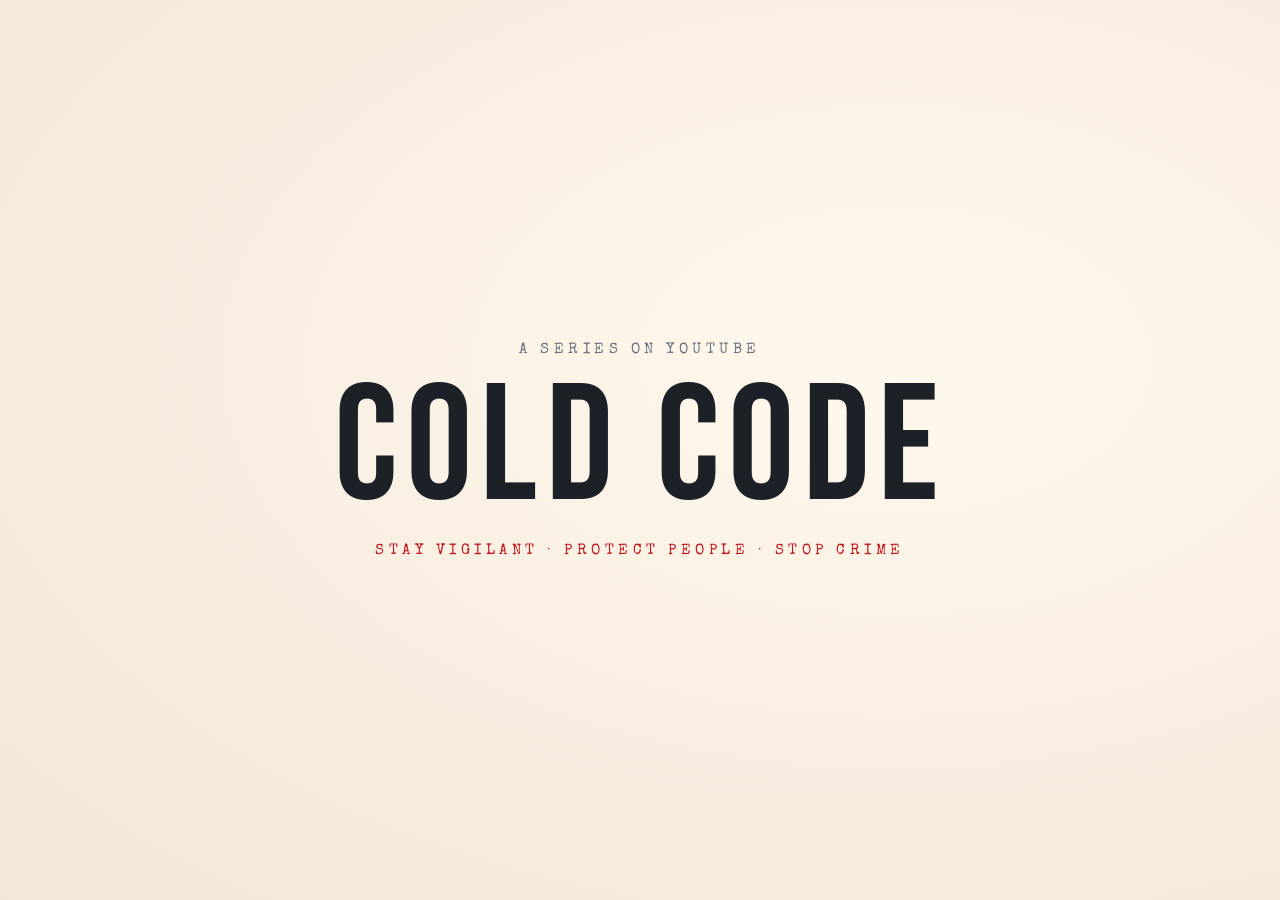
<file: index.html>
<!DOCTYPE html>
<html lang="en">
<head>
  <meta charset="UTF-8" />
  <meta name="viewport" content="width=device-width, initial-scale=1.0" />
  <title>COLD CODE — Real Crime Stories, Solved by Technology · A YouTube Series</title>
  <meta name="description" content="COLD CODE is an entertainment series on YouTube about real crime stories solved by technology. In English, Hindi and Spanish." />
  <meta property="og:title" content="COLD CODE — Real crime stories, solved by technology" />
  <meta property="og:description" content="An entertainment series on YouTube. Stay vigilant. Protect people. Stop crime." />
  <meta property="og:image" content="assets/img/og-cover.jpg" />
  <meta name="theme-color" content="#f6efe4" />
  <link rel="preload" as="image" href="assets/img/morning.webp" type="image/webp" />
  <link rel="preconnect" href="https://fonts.googleapis.com" />
  <link rel="preconnect" href="https://fonts.gstatic.com" crossorigin />
  <link href="https://fonts.googleapis.com/css2?family=Bebas+Neue&family=Special+Elite&family=IBM+Plex+Mono:wght@400;600&family=Noto+Sans+Devanagari:wght@400;600;700&display=swap" rel="stylesheet" />
  <link rel="stylesheet" href="assets/css/style.css" />
</head>
<body class="home">

  <!-- ░░ INTRO: the fog lifts ░░ -->
  <div id="intro" aria-hidden="true">
    <p class="intro-pre" data-i18n="intro_pre">A series on YouTube</p>
    <div class="intro-logo">COLD CODE</div>
    <p class="intro-post" data-i18n="intro_post">Stay vigilant · Protect people · Stop crime</p>
  </div>

  <!-- ░░ BACKGROUND: misty morning ░░ -->
  <div class="scene" aria-hidden="true">
    <div class="scene-img"></div>
    <div class="sun"></div>
    <div class="fog fog-1"></div>
    <div class="fog fog-2"></div>
    <div class="fog fog-3"></div>
    <div class="wash"></div>
    <div class="glow" id="glow"></div>
    <canvas id="grain"></canvas>
  </div>

  <div class="app">
    <!-- ░░ TOP BAR ░░ -->
    <header class="bar">
      <a href="./" class="logo"><span class="yt-icon" aria-hidden="true"></span>COLD<b>CODE</b></a>
      <nav class="bar-nav">
        <button class="link" data-panel="about" data-i18n="nav_about">About</button>
        <a class="link" href="terms.html" data-i18n="nav_terms">Terms</a>
        <div class="lang-switch" role="group" aria-label="Language">
          <button data-lang="en" class="active">EN</button>
          <button data-lang="hi">हिं</button>
        </div>
        <a class="btn-sub" id="subscribeBtn" href="#" target="_blank" rel="noopener"><span class="yt-icon" aria-hidden="true"></span><span data-i18n="subscribe">Subscribe</span></a>
      </nav>
    </header>

    <!-- ░░ MAIN STAGE ░░ -->
    <main class="stage">
      <section class="hero">
        <p class="badge rise" style="--d:.1s"><span class="yt-icon" aria-hidden="true"></span><span data-i18n="badge">An entertainment series on YouTube · English · हिन्दी · Español</span></p>
        <h1 class="title rise" style="--d:.2s"><span>COLD</span> <span>CODE</span></h1>
        <p class="tagline rise" style="--d:.35s" id="tagline"></p>
        <p class="desc rise" style="--d:.45s" data-i18n="hero_desc">True cases that stayed unsolved for years, until technology found the answer. Told to keep us vigilant against crime around us, protect the people we care about and help stop crime.</p>
        <ul class="motto rise" style="--d:.55s">
          <li><b>01</b><span data-i18n="m1_t">Stay vigilant</span></li>
          <li><b>02</b><span data-i18n="m2_t">Protect people</span></li>
          <li><b>03</b><span data-i18n="m3_t">Stop crime</span></li>
        </ul>
        <p class="never rise" style="--d:.65s" data-i18n="never">These stories have one purpose: to keep us vigilant against the crimes happening around us, to protect people and to help stop crime. Never to misuse technology.</p>
      </section>

      <section class="feature rise" style="--d:.4s" id="feature" aria-live="polite"></section>
    </main>

    <!-- ░░ EPISODE RAIL ░░ -->
    <section class="rail-wrap rise" style="--d:.7s">
      <p class="rail-label" data-i18n="episodes_title">Episodes</p>
      <div class="rail" id="rail"></div>
    </section>

    <!-- ░░ FOOT LINE ░░ -->
    <footer class="foot">
      <p data-i18n="foot_short">An independent entertainment series on YouTube. Not affiliated with any government department, agency or organization.</p>
      <p><a href="terms.html" data-i18n="nav_terms">Terms</a> · © <span id="year"></span> Sanket Manohar Studio</p>
    </footer>
  </div>

  <!-- ░░ ABOUT PANEL ░░ -->
  <div class="panel" id="panel-about" hidden>
    <div class="panel-backdrop" data-close></div>
    <article class="panel-card" role="dialog" aria-modal="true" aria-labelledby="aboutTitle">
      <button class="panel-close" data-close aria-label="Close">✕</button>
      <p class="kicker" data-i18n="about_kicker">ABOUT THE SERIES</p>
      <h2 id="aboutTitle" data-i18n="about_title">What is COLD CODE?</h2>
      <p data-i18n="about_p1"></p>
      <p data-i18n="about_p2"></p>
      <div class="motto-cards">
        <div><b>01</b><strong data-i18n="m1_t">Stay vigilant</strong><span data-i18n="m1_d"></span></div>
        <div><b>02</b><strong data-i18n="m2_t">Protect people</strong><span data-i18n="m2_d"></span></div>
        <div><b>03</b><strong data-i18n="m3_t">Stop crime</strong><span data-i18n="m3_d"></span></div>
      </div>
      <p class="panel-dis" data-i18n="disclaimer"></p>
      <a class="btn btn-red" id="aboutYoutube" href="#" target="_blank" rel="noopener" data-i18n="about_cta">▶ Watch on YouTube</a>
    </article>
  </div>

  <script src="assets/js/app.js"></script>
</body>
</html>
</file>
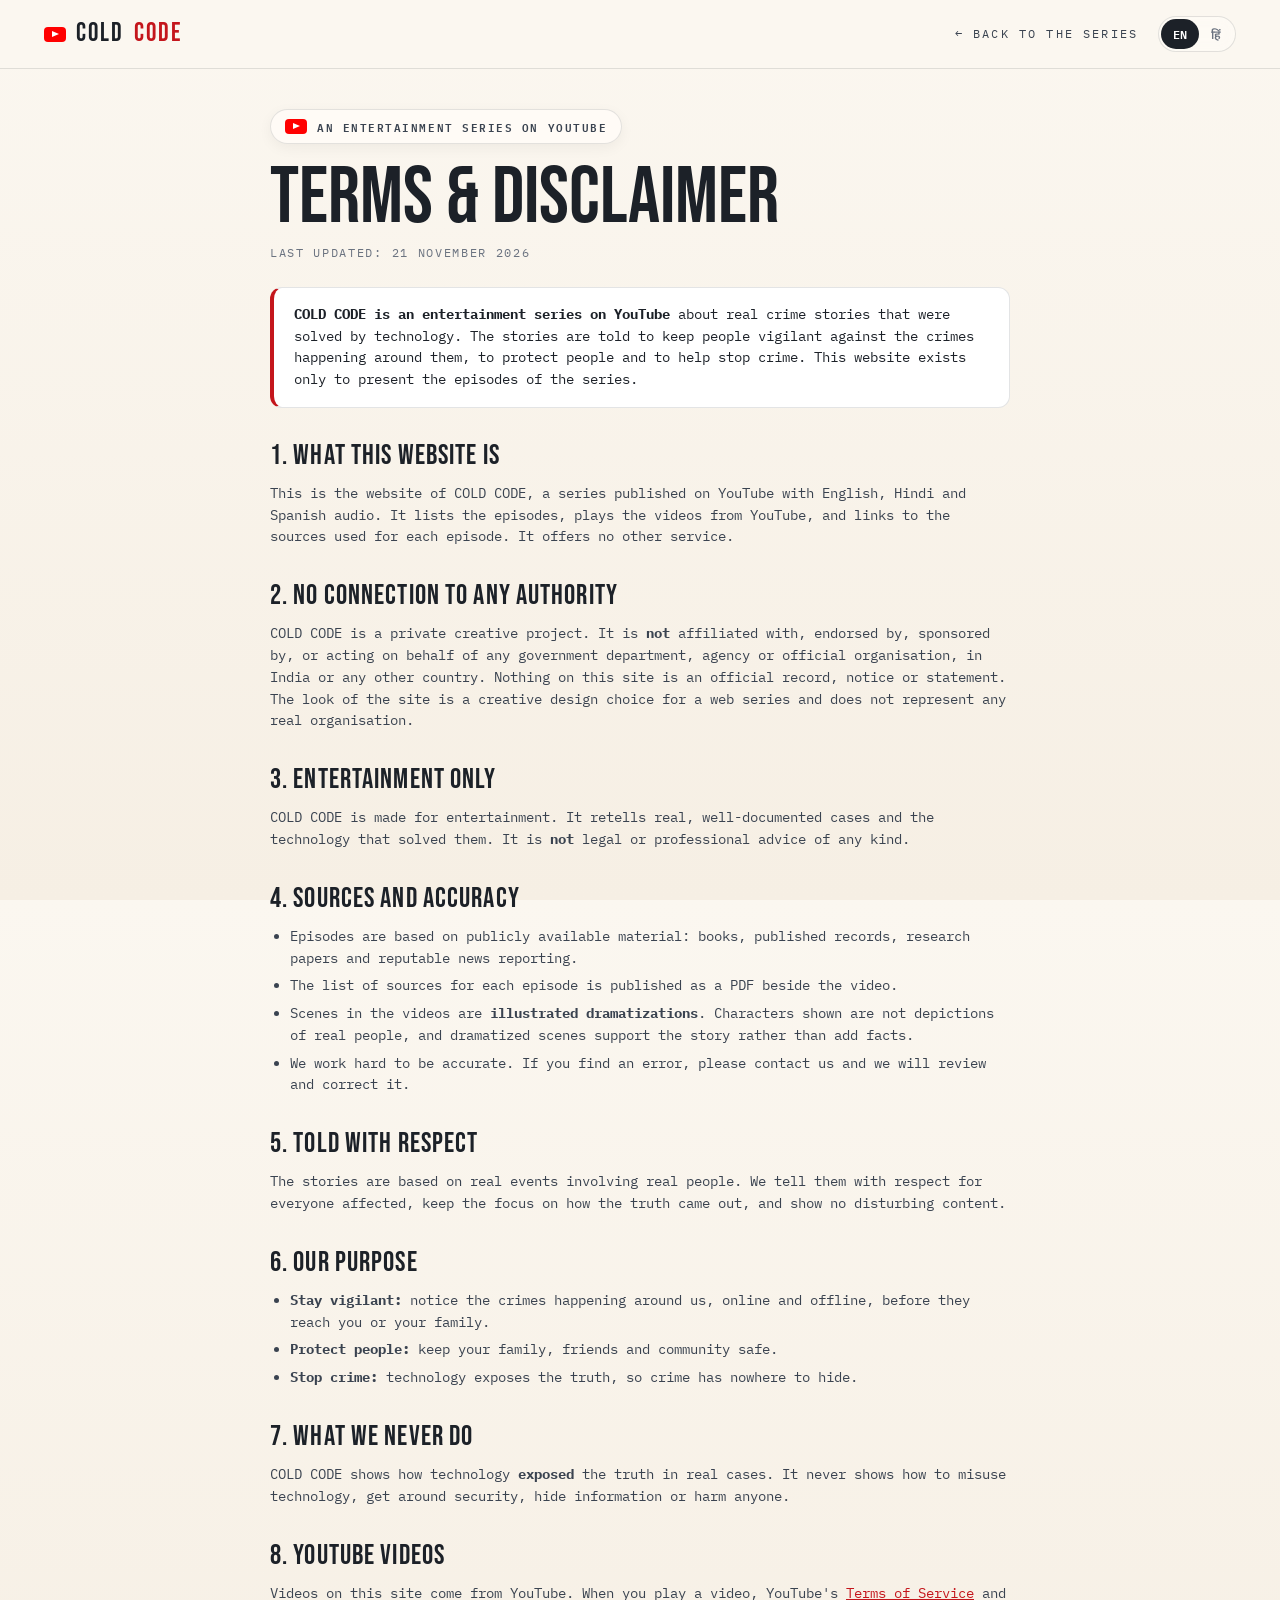
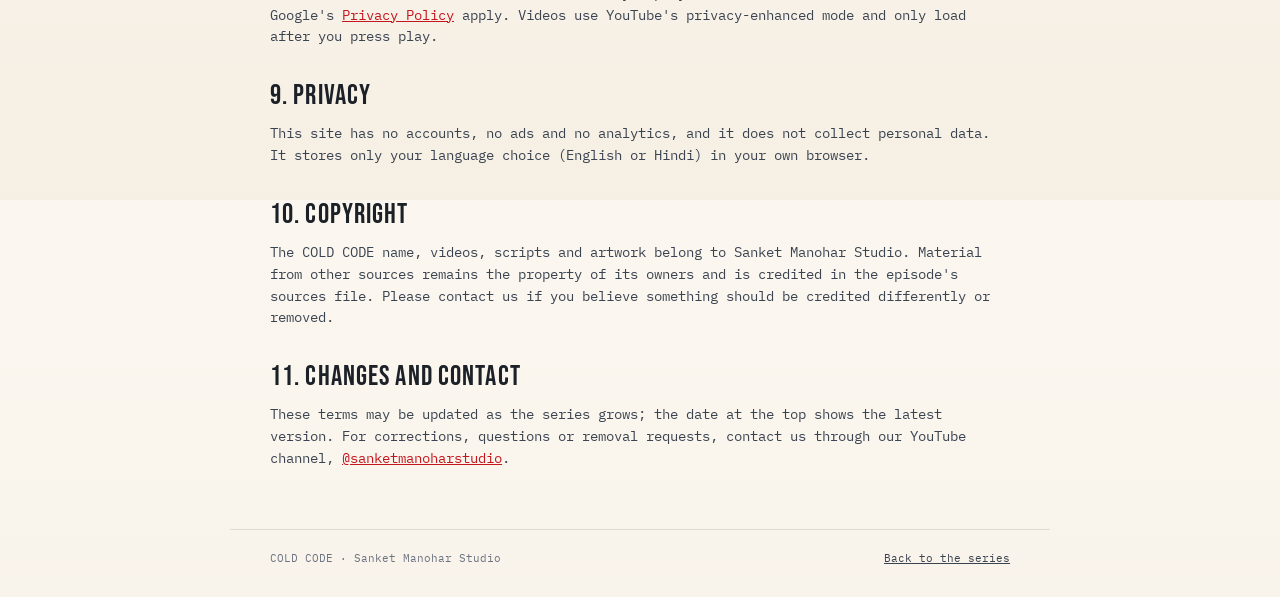
<file: terms.html>
<!DOCTYPE html>
<html lang="en">
<head>
  <meta charset="UTF-8" />
  <meta name="viewport" content="width=device-width, initial-scale=1.0" />
  <title>Terms &amp; Disclaimer — COLD CODE</title>
  <meta name="description" content="Terms and disclaimer for COLD CODE, an entertainment series on YouTube about real crime stories solved by technology." />
  <meta name="theme-color" content="#f6efe4" />
  <link rel="preconnect" href="https://fonts.googleapis.com" />
  <link rel="preconnect" href="https://fonts.gstatic.com" crossorigin />
  <link href="https://fonts.googleapis.com/css2?family=Bebas+Neue&family=Special+Elite&family=IBM+Plex+Mono:wght@400;600&family=Noto+Sans+Devanagari:wght@400;600;700&display=swap" rel="stylesheet" />
  <link rel="stylesheet" href="assets/css/style.css" />
</head>
<body class="page">

  <header class="bar">
    <a href="./" class="logo"><span class="yt-icon" aria-hidden="true"></span>COLD<b>CODE</b></a>
    <nav class="bar-nav">
      <a class="link" href="./"><span lang="en">← Back to the series</span><span lang="hi">← सीरीज़ पर वापस</span></a>
      <div class="lang-switch" role="group" aria-label="Language">
        <button data-lang="en" class="active">EN</button>
        <button data-lang="hi">हिं</button>
      </div>
    </nav>
  </header>

  <main class="terms">

    <!-- ════════ ENGLISH ════════ -->
    <article lang="en">
      <p class="badge"><span class="yt-icon" aria-hidden="true"></span>An entertainment series on YouTube</p>
      <h1>Terms &amp; Disclaimer</h1>
      <p class="updated">LAST UPDATED: 21 NOVEMBER 2026</p>

      <div class="notice">
        <strong>COLD CODE is an entertainment series on YouTube</strong> about real crime stories that were solved by technology. The stories are told to keep people vigilant against the crimes happening around them, to protect people and to help stop crime. This website exists only to present the episodes of the series.
      </div>

      <h2>1. What this website is</h2>
      <p>This is the website of COLD CODE, a series published on YouTube with English, Hindi and Spanish audio. It lists the episodes, plays the videos from YouTube, and links to the sources used for each episode. It offers no other service.</p>

      <h2>2. No connection to any authority</h2>
      <p>COLD CODE is a private creative project. It is <strong>not</strong> affiliated with, endorsed by, sponsored by, or acting on behalf of any government department, agency or official organisation, in India or any other country. Nothing on this site is an official record, notice or statement. The look of the site is a creative design choice for a web series and does not represent any real organisation.</p>

      <h2>3. Entertainment only</h2>
      <p>COLD CODE is made for entertainment. It retells real, well-documented cases and the technology that solved them. It is <strong>not</strong> legal or professional advice of any kind.</p>

      <h2>4. Sources and accuracy</h2>
      <ul>
        <li>Episodes are based on publicly available material: books, published records, research papers and reputable news reporting.</li>
        <li>The list of sources for each episode is published as a PDF beside the video.</li>
        <li>Scenes in the videos are <strong>illustrated dramatizations</strong>. Characters shown are not depictions of real people, and dramatized scenes support the story rather than add facts.</li>
        <li>We work hard to be accurate. If you find an error, please contact us and we will review and correct it.</li>
      </ul>

      <h2>5. Told with respect</h2>
      <p>The stories are based on real events involving real people. We tell them with respect for everyone affected, keep the focus on how the truth came out, and show no disturbing content.</p>

      <h2>6. Our purpose</h2>
      <ul>
        <li><strong>Stay vigilant:</strong> notice the crimes happening around us, online and offline, before they reach you or your family.</li>
        <li><strong>Protect people:</strong> keep your family, friends and community safe.</li>
        <li><strong>Stop crime:</strong> technology exposes the truth, so crime has nowhere to hide.</li>
      </ul>

      <h2>7. What we never do</h2>
      <p>COLD CODE shows how technology <strong>exposed</strong> the truth in real cases. It never shows how to misuse technology, get around security, hide information or harm anyone.</p>

      <h2>8. YouTube videos</h2>
      <p>Videos on this site come from YouTube. When you play a video, YouTube's <a href="https://www.youtube.com/t/terms" target="_blank" rel="noopener">Terms of Service</a> and Google's <a href="https://policies.google.com/privacy" target="_blank" rel="noopener">Privacy Policy</a> apply. Videos use YouTube's privacy-enhanced mode and only load after you press play.</p>

      <h2>9. Privacy</h2>
      <p>This site has no accounts, no ads and no analytics, and it does not collect personal data. It stores only your language choice (English or Hindi) in your own browser.</p>

      <h2>10. Copyright</h2>
      <p>The COLD CODE name, videos, scripts and artwork belong to Sanket Manohar Studio. Material from other sources remains the property of its owners and is credited in the episode's sources file. Please contact us if you believe something should be credited differently or removed.</p>

      <h2>11. Changes and contact</h2>
      <p>These terms may be updated as the series grows; the date at the top shows the latest version. For corrections, questions or removal requests, contact us through our YouTube channel, <a href="https://www.youtube.com/@sanketmanoharstudio" target="_blank" rel="noopener">@sanketmanoharstudio</a>.</p>
    </article>

    <!-- ════════ हिन्दी ════════ -->
    <article lang="hi">
      <p class="badge"><span class="yt-icon" aria-hidden="true"></span>YouTube पर एक मनोरंजन सीरीज़</p>
      <h1>नियम, शर्तें और अस्वीकरण</h1>
      <p class="updated">अंतिम अपडेट: 21 नवंबर 2026</p>

      <div class="notice">
        <strong>COLD CODE, YouTube पर एक मनोरंजन सीरीज़ है</strong>, उन असली अपराध कहानियों के बारे में जिन्हें टेक्नोलॉजी ने सुलझाया। ये कहानियाँ इसलिए बताई जाती हैं ताकि लोग अपने आसपास हो रहे अपराधों के प्रति सतर्क रहें, लोगों की रक्षा करें और अपराध रोकने में मदद करें। यह वेबसाइट केवल इसी सीरीज़ के एपिसोड दिखाने के लिए है।
      </div>

      <h2>1. यह वेबसाइट क्या है</h2>
      <p>यह COLD CODE की वेबसाइट है, जो YouTube पर English, हिन्दी और Spanish ऑडियो के साथ प्रकाशित एक सीरीज़ है। यहाँ एपिसोड की सूची है, YouTube के वीडियो चलते हैं, और हर एपिसोड के स्रोतों के लिंक दिए जाते हैं। इसके अलावा यह कोई और सेवा नहीं देती।</p>

      <h2>2. किसी भी सरकारी संस्था से कोई संबंध नहीं</h2>
      <p>COLD CODE एक निजी रचनात्मक प्रोजेक्ट है। इसका भारत या किसी अन्य देश के किसी भी सरकारी विभाग, एजेंसी या आधिकारिक संगठन से <strong>कोई संबंध नहीं</strong> है, न ही यह उनके द्वारा समर्थित, प्रायोजित है या उनकी ओर से काम करता है। इस साइट पर कुछ भी आधिकारिक रिकॉर्ड, सूचना या बयान नहीं है। साइट का डिज़ाइन एक वेब सीरीज़ की रचनात्मक शैली है और किसी असली संगठन को नहीं दर्शाता।</p>

      <h2>3. केवल मनोरंजन</h2>
      <p>COLD CODE मनोरंजन के लिए बनाई गई है। यह असली, अच्छी तरह दर्ज केसों और उन्हें सुलझाने वाली टेक्नोलॉजी की कहानी फिर से बताती है। यह किसी भी तरह की क़ानूनी या पेशेवर सलाह <strong>नहीं</strong> है।</p>

      <h2>4. स्रोत और सटीकता</h2>
      <ul>
        <li>एपिसोड सार्वजनिक रूप से उपलब्ध सामग्री पर आधारित हैं: किताबें, प्रकाशित रिकॉर्ड, शोध-पत्र और विश्वसनीय समाचार रिपोर्ट।</li>
        <li>हर एपिसोड के स्रोतों की सूची वीडियो के साथ PDF के रूप में प्रकाशित की जाती है।</li>
        <li>वीडियो के दृश्य <strong>चित्रित नाटकीय रूपांतरण</strong> हैं। दिखाए गए पात्र असली लोगों का चित्रण नहीं हैं, और ये दृश्य कहानी का साथ देते हैं, नए तथ्य नहीं जोड़ते।</li>
        <li>हम सटीक रहने की पूरी कोशिश करते हैं। अगर आपको कोई ग़लती मिले, तो हमसे संपर्क करें; हम उसकी समीक्षा करके सुधार करेंगे।</li>
      </ul>

      <h2>5. सम्मान के साथ</h2>
      <p>ये कहानियाँ असली लोगों से जुड़ी असली घटनाओं पर आधारित हैं। हम इन्हें सभी प्रभावित लोगों के प्रति सम्मान के साथ बताते हैं, ध्यान इस पर रखते हैं कि सच कैसे सामने आया, और कोई विचलित करने वाली सामग्री नहीं दिखाते।</p>

      <h2>6. हमारा मक़सद</h2>
      <ul>
        <li><strong>सतर्क रहिए:</strong> अपने आसपास, ऑनलाइन और ऑफ़लाइन, हो रहे अपराधों को पहचानिए, इससे पहले कि वो आप या आपके परिवार तक पहुँचें।</li>
        <li><strong>लोगों की रक्षा कीजिए:</strong> अपने परिवार, दोस्तों और समाज को सुरक्षित रखिए।</li>
        <li><strong>अपराध रोकिए:</strong> टेक्नोलॉजी सच सामने ले आती है, ताकि अपराध कहीं छिप न सके।</li>
      </ul>

      <h2>7. हम क्या कभी नहीं करते</h2>
      <p>COLD CODE दिखाती है कि असली केसों में टेक्नोलॉजी ने सच को <strong>कैसे सामने लाया</strong>। यह कभी नहीं दिखाती कि टेक्नोलॉजी का ग़लत इस्तेमाल कैसे करें, सुरक्षा कैसे तोड़ें, जानकारी कैसे छिपाएँ या किसी को नुकसान कैसे पहुँचाएँ।</p>

      <h2>8. YouTube वीडियो</h2>
      <p>इस साइट के वीडियो YouTube से आते हैं। वीडियो चलाने पर YouTube की <a href="https://www.youtube.com/t/terms" target="_blank" rel="noopener">सेवा की शर्तें</a> और Google की <a href="https://policies.google.com/privacy" target="_blank" rel="noopener">गोपनीयता नीति</a> लागू होती हैं। वीडियो YouTube के प्राइवेसी-एन्हांस्ड मोड में चलते हैं और केवल प्ले दबाने पर ही लोड होते हैं।</p>

      <h2>9. गोपनीयता</h2>
      <p>इस साइट पर कोई अकाउंट, विज्ञापन या एनालिटिक्स नहीं है, और यह कोई निजी जानकारी इकट्ठा नहीं करती। यह केवल आपकी भाषा की पसंद (English या हिन्दी) आपके अपने ब्राउज़र में सेव करती है।</p>

      <h2>10. कॉपीराइट</h2>
      <p>COLD CODE नाम, वीडियो, स्क्रिप्ट और आर्टवर्क Sanket Manohar Studio के हैं। अन्य स्रोतों की सामग्री उनके मालिकों की है और एपिसोड की स्रोत फ़ाइल में उसका श्रेय दिया गया है। अगर आपको लगता है कि किसी सामग्री का श्रेय अलग तरह से दिया जाना चाहिए या उसे हटाया जाना चाहिए, तो हमसे संपर्क करें।</p>

      <h2>11. बदलाव और संपर्क</h2>
      <p>सीरीज़ के बढ़ने के साथ ये नियम अपडेट हो सकते हैं; ऊपर दी गई तारीख़ नवीनतम संस्करण दिखाती है। सुधार, सवाल या सामग्री हटाने के अनुरोध के लिए हमारे YouTube चैनल <a href="https://www.youtube.com/@sanketmanoharstudio" target="_blank" rel="noopener">@sanketmanoharstudio</a> के ज़रिए संपर्क करें।</p>
    </article>
  </main>

  <footer class="foot">
    <p>COLD CODE · Sanket Manohar Studio</p>
    <p><a href="./"><span lang="en">Back to the series</span><span lang="hi">सीरीज़ पर वापस</span></a></p>
  </footer>

  <script>
    (function () {
      var get = function (k) { try { return localStorage.getItem(k); } catch (e) { return null; } };
      var set = function (k, v) { try { localStorage.setItem(k, v); } catch (e) {} };
      function apply(l) {
        document.documentElement.lang = l;
        document.body.classList.toggle("lang-hi", l === "hi");
        document.querySelectorAll(".lang-switch button").forEach(function (b) { b.classList.toggle("active", b.dataset.lang === l); });
        document.querySelectorAll(".bar [lang], .foot [lang]").forEach(function (s) { s.style.display = s.getAttribute("lang") === l ? "" : "none"; });
        set("cc_lang", l);
      }
      document.querySelectorAll(".lang-switch button").forEach(function (b) { b.addEventListener("click", function () { apply(b.dataset.lang); }); });
      apply(get("cc_lang") === "hi" ? "hi" : "en");
    })();
  </script>
</body>
</html>
</file>
<file: assets/css/style.css>
/* ═══════════════════════════════════════════════════════════
   COLD CODE — misty morning theme
   One screen, light and airy, with a quiet suspense.
   ═══════════════════════════════════════════════════════════ */
:root {
  --ink: #1c2128;
  --ink-2: #3a4350;
  --muted: #6b7380;
  --paper: #f6efe4;
  --glass: rgba(255, 252, 247, .62);
  --glass-strong: rgba(255, 252, 247, .86);
  --line: rgba(28, 33, 40, .12);
  --red: #c4161c;
  --red-2: #e0262c;
  --amber: #d8892b;
  --sky: #9fb4c8;
  --f-display: "Bebas Neue", "Noto Sans Devanagari", Impact, sans-serif;
  --f-type: "Special Elite", "Noto Sans Devanagari", "Courier New", monospace;
  --f-mono: "IBM Plex Mono", "Noto Sans Devanagari", ui-monospace, monospace;
  --ease: cubic-bezier(.2, .8, .2, 1);
  --gx: 30%;
  --gy: 40%;
}

* { box-sizing: border-box; margin: 0; padding: 0; }
html, body { height: 100%; }
body {
  background: var(--paper);
  color: var(--ink);
  font-family: var(--f-mono);
  font-size: 14px;
  line-height: 1.55;
  -webkit-font-smoothing: antialiased;
}
body.lang-hi { --f-mono: "Noto Sans Devanagari", "IBM Plex Mono", sans-serif; }
a { color: inherit; }
button { font: inherit; color: inherit; }
::selection { background: var(--red); color: #fff; }

/* ── one screen, no page scroll ─────────────────────────── */
body.home { overflow: hidden; }
.app {
  position: relative; z-index: 2; height: 100vh; height: 100dvh;
  display: grid; grid-template-rows: auto 1fr auto auto;
  padding: 0 clamp(16px, 3.4vw, 56px);
}

/* ── background scene ───────────────────────────────────── */
.scene { position: fixed; inset: 0; z-index: 0; overflow: hidden; pointer-events: none; }
.scene-img {
  position: absolute; inset: -4%;
  background: url("../img/morning.jpg") center 60% / cover no-repeat;
  background-image: image-set(url("../img/morning.webp") type("image/webp"), url("../img/morning.jpg") type("image/jpeg"));
  animation: kenburns 40s ease-in-out infinite alternate;
  transform-origin: 70% 40%;
}
@keyframes kenburns { from { transform: scale(1) translate(0, 0); } to { transform: scale(1.08) translate(-1.5%, -1%); } }
.sun {
  position: absolute; left: 71.5%; top: 34%; width: 34vmin; height: 34vmin; border-radius: 50%;
  transform: translate(-50%, -50%);
  background: radial-gradient(circle, rgba(255, 236, 196, .85) 0%, rgba(255, 214, 160, .35) 30%, transparent 65%);
  mix-blend-mode: screen; animation: sun 7s ease-in-out infinite;
}
@keyframes sun { 50% { transform: translate(-50%, -50%) scale(1.15); opacity: .75; } }
.fog {
  position: absolute; left: -50%; width: 200%; height: 45%;
  background:
    radial-gradient(ellipse 30% 60% at 20% 50%, rgba(255,255,255,.75), transparent 70%),
    radial-gradient(ellipse 25% 55% at 55% 45%, rgba(255,250,244,.65), transparent 70%),
    radial-gradient(ellipse 30% 60% at 85% 55%, rgba(255,255,255,.7), transparent 70%);
  filter: blur(18px); opacity: .7;
}
.fog-1 { bottom: 4%; animation: drift 60s linear infinite; }
.fog-2 { bottom: 22%; opacity: .45; animation: drift 90s linear infinite reverse; }
.fog-3 { bottom: -12%; height: 40%; opacity: .85; animation: drift 75s linear infinite; }
@keyframes drift { from { transform: translateX(0); } to { transform: translateX(25%); } }
.wash { /* keeps the left side bright and readable */
  position: absolute; inset: 0;
  background:
    linear-gradient(90deg, rgba(250, 245, 237, .92) 0%, rgba(250, 245, 237, .72) 32%, rgba(250, 245, 237, .12) 60%, transparent 75%),
    linear-gradient(0deg, rgba(250, 245, 237, .85) 0%, transparent 28%);
}
.glow {
  position: absolute; inset: 0;
  background: radial-gradient(circle 320px at var(--gx) var(--gy), rgba(255, 228, 184, .35), transparent 70%);
  mix-blend-mode: soft-light;
}
#grain { position: absolute; inset: 0; width: 100%; height: 100%; opacity: .05; mix-blend-mode: multiply; }

/* ── intro: fog lifts ───────────────────────────────────── */
#intro {
  position: fixed; inset: 0; z-index: 50; display: grid; place-content: center; text-align: center; gap: 14px;
  background: radial-gradient(ellipse at 70% 40%, #fff8ec, #f1e7d8);
  transition: opacity 1.1s var(--ease), visibility 1.1s, filter 1.1s;
}
#intro.done { opacity: 0; visibility: hidden; filter: blur(14px); }
.intro-logo { font-family: var(--f-display); font-size: clamp(64px, 13vw, 170px); letter-spacing: .05em; line-height: .9; color: var(--ink); opacity: 0; }
.intro-pre, .intro-post { font-family: var(--f-type); font-size: clamp(11px, 1.3vw, 15px); letter-spacing: .3em; text-transform: uppercase; opacity: 0; }
.intro-pre { color: var(--muted); }
.intro-post { color: var(--red); }
#intro.play .intro-pre { animation: up .9s .1s var(--ease) forwards; }
#intro.play .intro-logo { animation: focus 1.3s .45s var(--ease) forwards; }
#intro.play .intro-post { animation: up .9s 1.3s var(--ease) forwards; }
@keyframes up { from { opacity: 0; transform: translateY(14px); letter-spacing: .55em; } to { opacity: 1; transform: none; } }
@keyframes focus { 0% { opacity: 0; filter: blur(16px); transform: scale(1.12); } 100% { opacity: 1; filter: blur(0); transform: none; } }

/* entrance for page pieces */
.rise { opacity: 0; transform: translateY(18px); filter: blur(4px); }
body.ready .rise { animation: rise .9s var(--d, 0s) var(--ease) forwards; }
@keyframes rise { to { opacity: 1; transform: none; filter: none; } }

/* ── top bar ────────────────────────────────────────────── */
.bar { display: flex; align-items: center; justify-content: space-between; gap: 16px; padding: clamp(12px, 2.2vh, 22px) 0; }
.logo { display: flex; align-items: center; gap: 10px; text-decoration: none; font-family: var(--f-display); font-size: 26px; letter-spacing: .08em; }
.logo b { color: var(--red); font-weight: 400; }
.bar-nav { display: flex; align-items: center; gap: clamp(10px, 1.6vw, 22px); }
.link { background: none; border: 0; cursor: pointer; text-decoration: none; font-size: 12px; letter-spacing: .18em; text-transform: uppercase; color: var(--ink-2); position: relative; }
.link::after { content: ""; position: absolute; left: 0; bottom: -4px; width: 0; height: 1px; background: var(--red); transition: width .3s var(--ease); }
.link:hover::after { width: 100%; }
.lang-switch { display: flex; background: var(--glass); border: 1px solid var(--line); border-radius: 999px; padding: 2px; backdrop-filter: blur(8px); }
.lang-switch button { border: 0; background: none; cursor: pointer; font: 600 12px var(--f-mono); padding: 5px 12px; border-radius: 999px; color: var(--muted); transition: .25s; }
.lang-switch button.active { background: var(--ink); color: #fff; }
.btn-sub { display: inline-flex; align-items: center; gap: 8px; text-decoration: none; background: var(--red); color: #fff; font: 600 12px var(--f-mono); letter-spacing: .12em; text-transform: uppercase; padding: 9px 14px; border-radius: 999px; box-shadow: 0 6px 18px rgba(196, 22, 28, .25); transition: .25s; }
.btn-sub:hover { background: var(--red-2); transform: translateY(-1px); }
.btn-sub .yt-icon { background: #fff; }
.btn-sub .yt-icon::after { border-left-color: var(--red); }

.yt-icon { display: inline-block; width: 22px; height: 15px; border-radius: 4px; background: #ff0000; position: relative; flex: none; }
.yt-icon::after { content: ""; position: absolute; left: 8px; top: 4px; border-left: 7px solid #fff; border-top: 3.5px solid transparent; border-bottom: 3.5px solid transparent; }

/* ── stage ──────────────────────────────────────────────── */
.stage { display: grid; grid-template-columns: minmax(0, 1fr) minmax(0, 1.05fr); gap: clamp(20px, 3.5vw, 60px); align-items: center; min-height: 0; }
.hero { display: grid; gap: clamp(8px, 1.6vh, 16px); align-content: center; max-width: 600px; }
.badge { justify-self: start; display: inline-flex; align-items: center; gap: 10px; background: var(--glass-strong); border: 1px solid var(--line); border-radius: 999px; padding: 7px 14px; font: 600 11px var(--f-mono); letter-spacing: .14em; text-transform: uppercase; box-shadow: 0 4px 14px rgba(0,0,0,.05); }
.title {
  font-family: var(--f-display); font-weight: 400; line-height: .85; letter-spacing: .02em;
  font-size: clamp(64px, min(11vw, 17vh), 176px); color: var(--ink);
}
.title span:last-child { color: var(--red); }
body.ready .title span { display: inline-block; animation: breathe 9s 2s ease-in-out infinite; }
body.ready .title span:last-child { animation-delay: 2.4s; }
@keyframes breathe { 0%, 92%, 100% { opacity: 1; filter: none; } 94% { opacity: .55; filter: blur(1.5px); } 96% { opacity: 1; } }
.tagline { font-family: var(--f-type); font-size: clamp(15px, 1.5vw, 20px); color: var(--ink); min-height: 1.6em; }
.desc { color: var(--ink-2); max-width: 520px; }
.motto { list-style: none; display: flex; flex-wrap: wrap; gap: 8px; }
.motto li { display: flex; align-items: center; gap: 8px; background: var(--glass-strong); border: 1px solid var(--line); border-radius: 999px; padding: 6px 14px 6px 6px; font-weight: 600; font-size: 13px; transition: transform .3s var(--ease), box-shadow .3s; }
.motto li:hover { transform: translateY(-2px); box-shadow: 0 8px 18px rgba(0,0,0,.08); }
.motto b { display: grid; place-items: center; width: 26px; height: 26px; border-radius: 50%; background: var(--ink); color: #fff; font: 600 10px var(--f-mono); }
.never { font-size: 12px; color: var(--ink-2); border-left: 3px solid var(--red); padding-left: 10px; max-width: 520px; }

/* ── featured episode (right) ───────────────────────────── */
.feature {
  background: var(--glass); backdrop-filter: blur(14px) saturate(1.1); -webkit-backdrop-filter: blur(14px) saturate(1.1);
  border: 1px solid rgba(255,255,255,.7); border-radius: 18px; padding: clamp(12px, 1.8vh, 18px);
  box-shadow: 0 30px 60px rgba(40, 30, 20, .14); display: flex; flex-direction: column; gap: clamp(8px, 1.3vh, 12px);
  max-height: 100%; min-height: 0; overflow: hidden;
}
.feature > * { flex-shrink: 0; }
.feature.swap { animation: swap .55s var(--ease); }
@keyframes swap { from { opacity: 0; transform: translateY(10px) scale(.99); filter: blur(4px); } }
.player { position: relative; aspect-ratio: 16/9; width: 100%; align-self: center; border-radius: 12px; overflow: hidden; background: #d9d2c6; }
.player iframe { position: absolute; inset: 0; width: 100%; height: 100%; border: 0; }
.facade { position: absolute; inset: 0; border: 0; cursor: pointer; background: #ddd5c8 center/cover no-repeat; }
.facade::before { content: ""; position: absolute; inset: 0; background: linear-gradient(180deg, rgba(0,0,0,0) 40%, rgba(0,0,0,.45)); transition: .35s; }
.facade:hover::before { background: linear-gradient(180deg, rgba(196,22,28,.08) 30%, rgba(0,0,0,.45)); }
.facade .play { position: absolute; left: 50%; top: 50%; width: 74px; height: 74px; transform: translate(-50%, -50%); border-radius: 50%; background: rgba(255,255,255,.92); display: grid; place-items: center; box-shadow: 0 10px 30px rgba(0,0,0,.25); transition: .35s var(--ease); }
.facade .play::after { content: ""; border-left: 20px solid var(--red); border-top: 12px solid transparent; border-bottom: 12px solid transparent; margin-left: 6px; }
.facade:hover .play { transform: translate(-50%, -50%) scale(1.1); box-shadow: 0 0 0 12px rgba(255,255,255,.3), 0 10px 30px rgba(0,0,0,.25); }
.facade .chip { position: absolute; top: 12px; left: 12px; display: flex; align-items: center; gap: 8px; background: rgba(255,255,255,.9); color: var(--ink); font: 600 11px var(--f-mono); letter-spacing: .12em; padding: 5px 10px; border-radius: 999px; }
.facade .time { position: absolute; bottom: 10px; right: 12px; color: #fff; font: 600 12px var(--f-mono); text-shadow: 0 1px 4px rgba(0,0,0,.5); }
.pending { position: absolute; inset: 0; display: grid; place-content: center; text-align: center; gap: 6px; background: linear-gradient(135deg, #efe6d8, #e3d7c5); }
.pending b { font-family: var(--f-display); font-weight: 400; font-size: 34px; letter-spacing: .08em; }
.pending span { font-size: 12px; color: var(--muted); letter-spacing: .14em; }

.f-meta { font-size: 11px; letter-spacing: .14em; text-transform: uppercase; color: var(--muted); display: flex; gap: 10px; flex-wrap: wrap; align-items: center; }
.f-meta .new { background: var(--red); color: #fff; padding: 2px 8px; border-radius: 999px; letter-spacing: .12em; }
.f-title { font-family: var(--f-display); font-weight: 400; font-size: clamp(26px, min(2.6vw, 4.4vh), 40px); line-height: .95; letter-spacing: .02em; }
.f-sub { font-family: var(--f-type); color: var(--ink-2); font-size: 14px; margin-top: 2px; }
.f-actions { display: flex; flex-wrap: wrap; gap: 8px; align-items: center; }
.btn { display: inline-flex; align-items: center; gap: 8px; text-decoration: none; cursor: pointer; border: 0; font: 600 12px var(--f-mono); letter-spacing: .12em; text-transform: uppercase; padding: 10px 16px; border-radius: 999px; transition: .25s var(--ease); }
.btn-red { background: var(--red); color: #fff; box-shadow: 0 6px 16px rgba(196,22,28,.25); }
.btn-red:hover { background: var(--red-2); transform: translateY(-1px); }
.btn-line { background: rgba(255,255,255,.7); border: 1px solid var(--line); color: var(--ink); }
.btn-line:hover { background: #fff; }
.audio { margin-left: auto; display: flex; align-items: center; gap: 6px; font-size: 11px; color: var(--muted); letter-spacing: .1em; }
.audio button { border: 1px solid var(--line); background: rgba(255,255,255,.6); cursor: pointer; border-radius: 999px; padding: 4px 10px; font: 600 11px var(--f-mono); }
.audio button.active { background: var(--ink); color: #fff; border-color: var(--ink); }
.audio button:disabled { opacity: .35; cursor: not-allowed; }
.audio-hint { font-size: 11px; color: var(--muted); }

@media (max-height: 820px) {
    .hero { gap: 8px; }
  .desc { font-size: 13px; }
}

/* ── episode rail ───────────────────────────────────────── */
.rail-wrap { display: grid; grid-template-columns: auto 1fr; align-items: center; gap: 16px; padding: clamp(8px, 1.6vh, 16px) 0 4px; }
.rail-label { font-family: var(--f-display); font-size: 22px; letter-spacing: .1em; writing-mode: vertical-rl; transform: rotate(180deg); color: var(--ink-2); }
.rail { display: flex; gap: 12px; overflow-x: auto; scroll-snap-type: x mandatory; padding: 4px 2px 8px; scrollbar-width: thin; }
.ep {
  flex: 0 0 auto; width: clamp(220px, 21vw, 290px); display: grid; grid-template-columns: 92px 1fr; gap: 10px; align-items: center;
  background: var(--glass-strong); border: 1px solid var(--line); border-radius: 14px; padding: 8px; cursor: pointer; text-align: left;
  scroll-snap-align: start; transition: transform .3s var(--ease), box-shadow .3s, border-color .3s;
}
.ep:hover { transform: translateY(-3px); box-shadow: 0 12px 24px rgba(0,0,0,.08); }
.ep.active { border-color: var(--red); box-shadow: 0 0 0 2px rgba(196,22,28,.15); }
.ep-thumb { aspect-ratio: 16/10; border-radius: 9px; background: #ddd3c4 center/cover; position: relative; overflow: hidden; }
.ep-thumb.gen { display: grid; place-items: center; font-family: var(--f-display); font-size: 22px; color: rgba(28,33,40,.35); }
.ep small { font-size: 10px; letter-spacing: .14em; color: var(--muted); text-transform: uppercase; display: block; }
.ep b { display: block; font-family: var(--f-display); font-weight: 400; font-size: 18px; line-height: 1; letter-spacing: .02em; margin: 2px 0; }
.ep em { font-style: normal; font-size: 11px; color: var(--red); font-weight: 600; }
.ep.soon { cursor: default; border-style: dashed; background: rgba(255,255,255,.4); }
.ep.soon:hover { transform: none; box-shadow: none; }

/* ── foot line ──────────────────────────────────────────── */
.foot { display: flex; justify-content: space-between; gap: 16px; padding: 6px 0 clamp(8px, 1.6vh, 14px); font-size: 11px; color: var(--muted); }
.foot a { color: var(--ink-2); }

/* ── about panel ────────────────────────────────────────── */
.panel { position: fixed; inset: 0; z-index: 40; display: grid; place-items: center; padding: 20px; }
.panel[hidden] { display: none; }
.panel-backdrop { position: absolute; inset: 0; background: rgba(246, 239, 228, .55); backdrop-filter: blur(10px); animation: fade .35s; }
@keyframes fade { from { opacity: 0; } }
.panel-card {
  position: relative; width: min(760px, 100%); max-height: calc(100dvh - 40px); overflow: auto;
  background: var(--glass-strong); border: 1px solid rgba(255,255,255,.8); border-radius: 20px;
  padding: clamp(22px, 4vw, 42px); box-shadow: 0 40px 80px rgba(40,30,20,.2); animation: pop .5s var(--ease);
}
@keyframes pop { from { opacity: 0; transform: translateY(16px) scale(.98); } }
.panel.closing .panel-card { animation: pop .3s var(--ease) reverse forwards; }
.panel.closing .panel-backdrop { animation: fade .3s reverse forwards; }
.panel-close { position: absolute; top: 14px; right: 14px; width: 36px; height: 36px; border-radius: 50%; border: 1px solid var(--line); background: #fff; cursor: pointer; }
.panel-close:hover { background: var(--ink); color: #fff; }
.kicker { font-size: 11px; letter-spacing: .2em; color: var(--red); font-weight: 600; }
.panel-card h2 { font-family: var(--f-display); font-weight: 400; font-size: clamp(40px, 5vw, 58px); line-height: 1; margin: 4px 0 12px; }
.panel-card p { margin-bottom: 10px; color: var(--ink-2); }
.motto-cards { display: grid; grid-template-columns: repeat(3, 1fr); gap: 10px; margin: 16px 0; }
.motto-cards div { background: #fff; border: 1px solid var(--line); border-radius: 14px; padding: 12px; display: grid; gap: 4px; }
.motto-cards b { font-size: 11px; color: var(--red); letter-spacing: .14em; }
.motto-cards strong { font-family: var(--f-display); font-weight: 400; font-size: 22px; letter-spacing: .03em; line-height: 1; }
.motto-cards span { font-size: 12.5px; color: var(--ink-2); line-height: 1.45; }
.panel-dis { font-size: 12px !important; color: var(--muted) !important; }

/* ── terms page (light) ─────────────────────────────────── */
body.page { background: linear-gradient(180deg, #fbf7f0, var(--paper)); }
body.page .bar { position: sticky; top: 0; z-index: 5; padding: 14px clamp(16px, 3.4vw, 56px); background: rgba(251,247,240,.85); backdrop-filter: blur(8px); border-bottom: 1px solid var(--line); }
.terms { max-width: 820px; margin: 0 auto; padding: 40px clamp(18px, 5vw, 40px) 60px; }
.terms h1 { font-family: var(--f-display); font-weight: 400; font-size: clamp(46px, 7vw, 80px); line-height: 1; margin-top: 14px; }
.terms .updated { color: var(--muted); font-size: 12px; letter-spacing: .14em; margin: 6px 0 24px; }
.terms .notice { background: #fff; border: 1px solid var(--line); border-left: 4px solid var(--red); border-radius: 12px; padding: 16px 20px; margin-bottom: 26px; }
.terms h2 { font-family: var(--f-display); font-weight: 400; font-size: 28px; letter-spacing: .04em; margin: 26px 0 6px; }
.terms p, .terms li { color: var(--ink-2); }
.terms ul { padding-left: 20px; display: grid; gap: 6px; }
.terms a { color: var(--red); }
.terms .badge { display: inline-flex; }
.terms [lang="hi"] { display: none; }
body.lang-hi .terms [lang="en"] { display: none; }
body.lang-hi .terms [lang="hi"] { display: block; }
body.page .foot { max-width: 820px; margin: 0 auto; padding: 20px clamp(18px, 5vw, 40px) 30px; border-top: 1px solid var(--line); }

/* ── smaller screens: stack and allow scrolling ─────────── */
@media (max-width: 960px), (max-height: 600px) {
  body.home { overflow: auto; }
  .app { height: auto; min-height: 100dvh; }
  .stage { grid-template-columns: 1fr; padding: 10px 0 20px; }
  .player { width: 100%; }
  .wash { background: linear-gradient(180deg, rgba(250,245,237,.9) 0%, rgba(250,245,237,.7) 50%, rgba(250,245,237,.9) 100%); }
  .foot { flex-direction: column; gap: 4px; }
}
@media (max-width: 620px) {
  .bar-nav .link { display: none; }
  .btn-sub span:last-child { display: none; }
    .rail-label { writing-mode: horizontal-tb; transform: none; }
  .rail-wrap { grid-template-columns: 1fr; gap: 6px; }
  .motto-cards { grid-template-columns: 1fr; }
  .audio { margin-left: 0; }
}

@media (prefers-reduced-motion: reduce) {
  *, *::before, *::after { animation-duration: .001ms !important; animation-iteration-count: 1 !important; transition-duration: .001ms !important; }
  .rise { opacity: 1; transform: none; filter: none; }
  #grain { display: none; }
}
</file>
